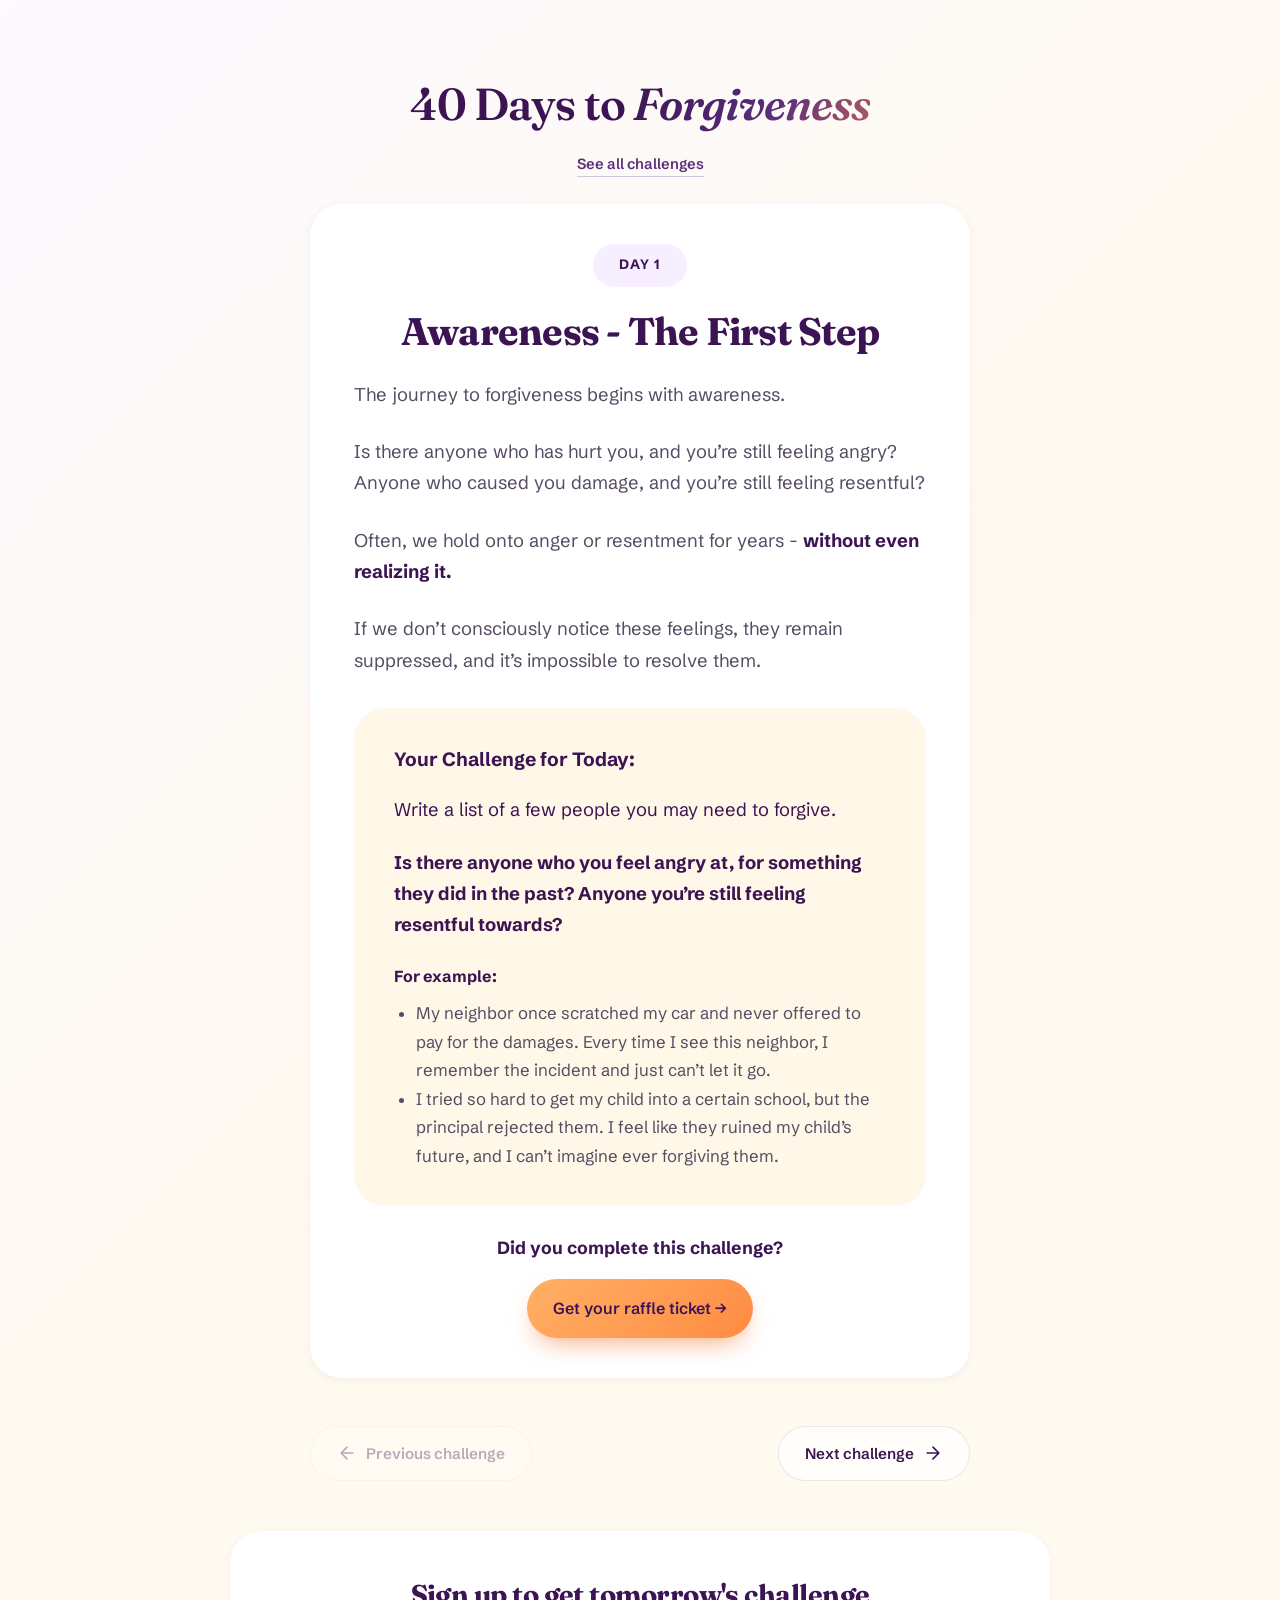
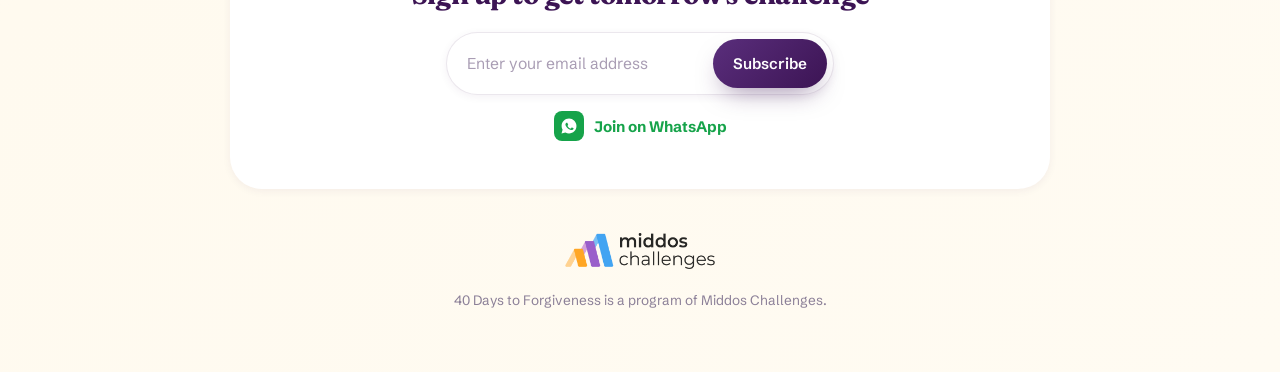
<file: elul/seasonal-challenges/challenges.html>
<!DOCTYPE html>
<html lang="en">
<head>
<meta charset="UTF-8">
<meta name="viewport" content="width=device-width, initial-scale=1.0">
<title>Daily Challenges — 40 Days to Forgiveness</title>
<meta name="robots" content="noindex">
<link rel="icon" type="image/png" sizes="16x16" href="/images/favicon-heart-16.png">
<link rel="icon" type="image/png" sizes="32x32" href="/images/favicon-heart-32.png">
<link rel="icon" type="image/png" sizes="48x48" href="/images/favicon-heart-48.png">
<link rel="icon" type="image/png" sizes="192x192" href="/images/favicon-heart-192.png">
<link rel="shortcut icon" href="/images/favicon-heart.ico">
<link rel="preconnect" href="https://fonts.googleapis.com">
<link rel="preconnect" href="https://fonts.gstatic.com" crossorigin>
<link href="https://fonts.googleapis.com/css2?family=Fraunces:ital,wght@0,400;0,600;0,700;0,900;1,600;1,700&family=Schibsted+Grotesk:ital,wght@0,400..900;1,400..900&display=swap" rel="stylesheet">
<link rel="stylesheet" href="/styles.css">
<link rel="stylesheet" href="/challenges.css">
</head>
<body>
<div class="ch-wrap">
  <div class="ch-head">
    <h1><a class="ch-head-link" href="/">40 Days to <span class="accent">Forgiveness</span></a></h1>
    <a class="ch-all-link" href="/challenges">See all challenges</a>
  </div>

  <div id="ch-list"><!-- rendered by challenges.js --></div>

  <div class="ch-subscribe">
    <h2 class="ch-subscribe-title">Sign up to get tomorrow's challenge</h2>

    <div class="ch-head-cta">
      <form id="mc-form-challenges" class="signup mc-signup" action="https://raffle.40forgive.com/api/subscribe" method="post">
        <input type="email" name="EMAIL" required placeholder="Enter your email address" aria-label="Email address">
        <button class="btn btn-ink" type="submit"><span class="btxt">Subscribe</span></button>
        <div class="visually-hidden-block" aria-hidden="true">
          <input type="text" class="js-hp" name="url" tabindex="-1" autocomplete="off" value="">
        </div>
      </form>
      <div class="mc-success" hidden>
        <svg viewBox="0 0 24 24" fill="none" stroke="currentColor" stroke-width="3" stroke-linecap="round" stroke-linejoin="round"><path d="M20 6 9 17l-5-5"/></svg>
        <span>You’re in!</span>
      </div>
      <a class="wa-mini js-wa" href="#" data-wa>
        <span class="wa-badge"><svg viewBox="0 0 24 24" fill="#fff" aria-hidden="true"><path d="M12.04 2C6.58 2 2.13 6.45 2.13 11.91c0 1.75.46 3.45 1.32 4.95L2 22l5.25-1.38a9.9 9.9 0 004.79 1.22h.01c5.46 0 9.91-4.45 9.91-9.91 0-2.65-1.03-5.14-2.9-7.01A9.82 9.82 0 0012.04 2zm5.8 14.03c-.24.68-1.42 1.32-1.95 1.36-.5.05-.5.41-3.15-.66-2.65-1.07-4.3-3.77-4.43-3.95-.13-.18-1.06-1.41-1.06-2.69s.67-1.91.91-2.17c.24-.26.53-.33.7-.33.18 0 .35 0 .5.01.16.01.38-.06.59.45.24.56.79 1.94.86 2.08.07.14.12.31.02.49-.09.18-.14.29-.28.45-.14.16-.29.36-.42.48-.14.14-.28.29-.12.57.16.28.71 1.17 1.53 1.9 1.05.94 1.94 1.23 2.22 1.37.28.14.44.12.6-.07.18-.21.7-.81.89-1.09.18-.28.37-.23.61-.14.25.09 1.58.75 1.85.89.28.14.46.21.53.32.07.12.07.65-.17 1.33z"/></svg></span>
        Join on WhatsApp
      </a>
    </div>
  </div>

  <footer class="ch-foot">
    <a class="ch-mc" href="https://middoschallenges.com/" target="_blank" rel="noopener" aria-label="Middos Challenges home">
      <img src="/images/logo - full color.png" alt="Middos Challenges" width="150" height="35">
    </a>
    <p>40 Days to Forgiveness is a program of Middos Challenges.</p>
  </footer>
</div>
<script src="/challenges-data.js"></script>
<script src="/challenges.js"></script>
<script src="/script.js"></script>
</body>
</html>
</file>
<file: styles.css>
/* ============================================================
   40 DAYS TO FORGIVENESS — Middos Challenges
   Stylesheet matches reference-design.html (colors, type, spacing,
   layout, illustrations). Two deliberate adaptations from the
   reference file:
   - Logo is our real image file (images/logo - full color.png /
     images/logo - all white.png), not an inline SVG mark.
   - Split into this external stylesheet instead of an inline
     <style> block, to match how this project is structured.
   ============================================================ */

/* ============ RESET ============ */
*,*::before,*::after{box-sizing:border-box;margin:0;padding:0}
html{scroll-behavior:smooth;-webkit-text-size-adjust:100%}
img{max-width:100%;display:block}
button,input{font:inherit;color:inherit}
a{color:inherit;text-decoration:none}

/* ============ TOKENS ============ */
:root{
  --ink:#3C1454;
  --ink-2:#5A2E7C;
  --body:#574C63;
  --muted:#8B7F97;
  --cream:#FFF3D9;
  --peach:#FFF0D0;
  --lav:#F7EEFF;
  --paper:#FFFDF8;
  --line:rgba(60,20,84,.10);
  --orange1:#FF9E45;
  --orange2:#F26E1E;
  --btn-orange1:#FFB066;
  --btn-orange2:#FF8B42;
  --orange-ink:#9C4408;
  --wa:#22C55E;
  --wa-dark:#16A34A;
  --rose:#F98AA6;
  --coral:#F57A4A;
  --gold:#D9A441;
  --shadow-sm:0 2px 8px rgba(60,20,84,.06);
  --shadow-md:0 14px 34px -14px rgba(60,20,84,.20);
  --shadow-lg:0 34px 70px -30px rgba(60,20,84,.34);
  --hero-grad:linear-gradient(135deg,#F7EEFF 0%,#FFF0D0 50%,#FFF3D9 100%);
  --hero-grad-light:linear-gradient(135deg,#FCF9FF 0%,#FFFAEF 50%,#FFFBF2 100%);
  --r-sm:14px; --r-md:22px; --r-lg:32px; --r-xl:44px;
  --maxw:1180px;
  --font-display:"Fraunces",Georgia,serif;
  --font-body:"Schibsted Grotesk",system-ui,sans-serif;
}

/* ============ BASE ============ */
body{
  font-family:var(--font-body);
  color:var(--body);
  background:var(--paper);
  line-height:1.65;
  font-size:17px;
  -webkit-font-smoothing:antialiased;
  overflow-x:hidden;
}
h1,h2,h3,h4{font-family:var(--font-display);color:var(--ink);line-height:1.08;font-weight:600;letter-spacing:-.02em}
em{font-style:italic}
p{max-width:62ch}

.wrap{max-width:var(--maxw);margin:0 auto;padding:0 28px;width:100%}
.section{position:relative;padding:clamp(74px,10vw,128px) 0}
.center{text-align:center}
.center p{margin-left:auto;margin-right:auto}

/* eyebrow */
.eyebrow{
  display:inline-flex;align-items:center;gap:.55em;
  font-size:.74rem;font-weight:600;letter-spacing:.18em;text-transform:uppercase;
  color:var(--ink-2);
}
.eyebrow::before{content:"";width:26px;height:1.5px;background:linear-gradient(90deg,var(--coral),var(--rose));border-radius:2px}
.eyebrow.solo::before{display:none}

.h-sec{font-size:clamp(2rem,4.4vw,3.2rem)}
.lead{font-size:clamp(1.06rem,1.5vw,1.28rem);color:var(--body)}

/* ============ BUTTONS ============ */
.btn{
  display:inline-flex;align-items:center;justify-content:center;gap:.6em;
  font-family:var(--font-body);font-weight:600;font-size:1rem;
  padding:16px 26px;border-radius:100px;border:0;cursor:pointer;
  transition:transform .25s cubic-bezier(.2,.8,.2,1),box-shadow .25s,filter .25s;
  white-space:nowrap;
}
.btn:active{transform:translateY(1px)}
.btn svg{width:20px;height:20px;flex:none}
.btn-wa{background:var(--wa);color:#fff;box-shadow:0 12px 26px -10px rgba(22,163,74,.7)}
.btn-wa:hover{background:var(--wa-dark);transform:translateY(-2px);box-shadow:0 18px 34px -12px rgba(22,163,74,.75)}
/* Deliberate: dark ink text on the orange gradient (not white) — white-on-orange failed contrast checks.
   Gradient is lightened specifically for buttons (--btn-orange1/2) so the dark text reads more easily;
   other orange accents around the site keep the original --orange1/--orange2. */
.btn-orange{background:linear-gradient(135deg,var(--btn-orange1),var(--btn-orange2));color:var(--ink);box-shadow:0 12px 26px -10px rgba(242,110,30,.65)}
.btn-orange:hover{transform:translateY(-2px);box-shadow:0 18px 34px -12px rgba(242,110,30,.7);filter:saturate(1.05)}
.btn-ghost{background:rgba(255,255,255,.7);color:var(--ink);border:1.5px solid var(--line)}
.btn-ghost:hover{background:#fff;transform:translateY(-2px);box-shadow:var(--shadow-sm)}
.btn-ink{background:linear-gradient(135deg,var(--ink-2),var(--ink));color:#fff;box-shadow:0 12px 26px -10px rgba(60,20,84,.5)}
.btn-ink:hover{transform:translateY(-2px);box-shadow:0 18px 34px -12px rgba(60,20,84,.55)}
.btn-lg{padding:19px 34px;font-size:1.06rem}

:focus-visible{outline:3px solid var(--coral);outline-offset:3px;border-radius:6px}

/* ============ SIGNUP (email) ============ */
.cta-row{display:flex;flex-wrap:wrap;align-items:center;gap:16px}
.or{display:inline-flex;align-items:center;color:var(--muted);font-size:.86rem;font-weight:600;letter-spacing:.02em}
.signup{
  display:flex;align-items:stretch;gap:8px;
  background:#fff;border:1.5px solid var(--line);border-radius:100px;
  padding:6px 6px 6px 8px;box-shadow:var(--shadow-sm);
  max-width:430px;flex:1 1 320px;
}
.signup input[type=email]{
  border:0;background:transparent;outline:none;flex:1;min-width:0;
  padding:11px 12px;font-size:.98rem;color:var(--ink);
}
.signup input[type=email]::placeholder{color:#A99DB4}
.signup .btn{padding:12px 20px;font-size:.95rem}
.visually-hidden-block{position:absolute;left:-5000px}

/* Mailchimp submit states */
.mc-signup.is-loading .btn{opacity:.75;pointer-events:none}
.mc-signup.is-loading .btn .btxt{visibility:hidden}
.mc-signup.is-loading .btn::after{
  content:"";position:absolute;width:18px;height:18px;border-radius:50%;
  border:2.5px solid rgba(60,20,84,.3);border-top-color:var(--ink);
  animation:mcspin .7s linear infinite;
}
.mc-signup .btn{position:relative}
@keyframes mcspin{to{transform:rotate(360deg)}}

.mc-success{
  display:flex;align-items:center;gap:12px;background:rgba(34,197,94,.12);
  border:1.5px solid rgba(34,197,94,.35);border-radius:100px;padding:14px 22px;
  max-width:100%;width:max-content;font-weight:600;font-size:.96rem;color:#166534;text-align:left;
  white-space:nowrap;animation:mcpop .4s cubic-bezier(.2,.8,.2,1);
}
.mc-success svg{width:20px;height:20px;flex:none;color:#16A34A}
.mc-success[hidden]{display:none}
.final .mc-success{background:rgba(255,255,255,.12);border-color:rgba(255,255,255,.28);color:#fff;max-width:none}
.final .mc-success svg{color:#6EE7A8}
.jcard .mc-success{max-width:none}
@keyframes mcpop{from{opacity:0;transform:translateY(6px) scale(.98)}to{opacity:1;transform:none}}
.mc-error{
  margin-top:12px;background:rgba(220,38,38,.10);
  border:1.5px solid rgba(220,38,38,.32);border-radius:100px;padding:12px 22px;
  max-width:430px;font-weight:600;font-size:.92rem;color:#991B1B;text-align:left;
}
.mc-error[hidden]{display:none}
.final .mc-error{background:rgba(255,255,255,.12);border-color:rgba(255,255,255,.3);color:#fff;max-width:none}
.jcard .mc-error{max-width:none}

/* ============ DEDICATION BAR ============ */
.dedication-bar{background:var(--ink);padding:9px 20px;text-align:center;position:relative}
.dedication-bar p{margin:0 auto;color:rgba(255,255,255,.88);font-size:.78rem;letter-spacing:.01em;line-height:1.3}
.dedication-bar em{font-style:italic}
@media(min-width:621px){
  .dedication-bar p{font-size:.92rem}
}

/* ============ NAV ============ */
.nav{
  position:absolute;top:44px;left:0;right:0;z-index:40;
  display:flex;align-items:center;justify-content:space-between;
  max-width:var(--maxw);margin:0 auto;padding:24px 28px;
}
.brand{display:flex;align-items:center;gap:11px;font-weight:700;color:var(--ink);letter-spacing:.01em}
.brand-logo{height:34px;width:auto;flex:none}
.brand b{font-size:1.02rem;line-height:1;font-weight:700}
.nav-right{display:flex;align-items:center;gap:30px}
.nav-links{display:flex;align-items:center;gap:26px}
.nav-links a{font-size:.9rem;font-weight:600;color:var(--ink-2);opacity:.82;transition:opacity .2s,color .2s}
.nav-links a:hover{opacity:1;color:var(--ink)}
.nav-cta{font-weight:600;font-size:.95rem;color:var(--ink);padding:10px 20px;border-radius:100px;border:1.5px solid var(--line);background:rgba(255,255,255,.55);transition:.25s;white-space:nowrap}
.nav-cta:hover{background:#fff;box-shadow:var(--shadow-sm)}
.nav-burger{
  display:none;flex-direction:column;justify-content:center;align-items:center;gap:5px;
  width:40px;height:40px;flex:none;border:0;border-radius:10px;background:rgba(255,255,255,.6);
  cursor:pointer;
}
.nav-burger span{width:18px;height:2px;background:var(--ink);border-radius:2px;transition:transform .2s,opacity .2s}
.nav-burger[aria-expanded="true"] span:nth-child(1){transform:translateY(7px) rotate(45deg)}
.nav-burger[aria-expanded="true"] span:nth-child(2){opacity:0}
.nav-burger[aria-expanded="true"] span:nth-child(3){transform:translateY(-7px) rotate(-45deg)}
.nav-overlay{display:none}

/* ============ HERO ============ */
.hero{position:relative;background:var(--hero-grad);overflow:hidden;padding-top:162px}
.hero-inner{
  max-width:var(--maxw);margin:0 auto;padding:38px 28px clamp(70px,9vw,120px);
  display:grid;grid-template-columns:.95fr 1.05fr;gap:48px;align-items:center;
}
.hero-copy{max-width:600px;order:2}
.hero-tag{display:none}
.hero .meta-chips{margin:18px 0 26px;display:flex;flex-wrap:wrap;gap:10px}
.hero .meta-chips span{
  font-size:.85rem;font-weight:600;color:var(--ink-2);background:rgba(255,255,255,.6);
  padding:8px 16px;border-radius:100px;display:inline-flex;align-items:center;gap:8px;
}
.hero h1{
  font-size:clamp(2.3rem,5.4vw,4.1rem);font-weight:600;margin:0 0 18px;letter-spacing:-.02em;
}
.hero h1 .accent{font-style:italic;font-weight:600;color:var(--ink);
  background:linear-gradient(120deg,var(--ink) 0%,var(--ink-2) 60%,var(--coral) 130%);
  -webkit-background-clip:text;background-clip:text;-webkit-text-fill-color:transparent;
  display:inline-block;line-height:1.25;
}
.hero .desc{font-size:clamp(1rem,1.4vw,1.12rem);color:var(--body);max-width:46ch;margin-top:14px}
.join-block{margin-top:28px}
.ended-notice{background:#fff;border:1.5px solid var(--line);border-radius:var(--r-lg);padding:20px 24px;max-width:440px}
.ended-notice p{margin:0 0 14px;color:var(--body)}

/* hero art */
.hero-art{position:relative;min-height:440px;display:grid;place-items:center;order:1}
.hero-art .glow{position:absolute;inset:-8% -6%;
  background:radial-gradient(45% 42% at 52% 40%,rgba(255,209,150,.85),rgba(255,209,150,0) 70%),
             radial-gradient(40% 40% at 40% 70%,rgba(249,138,166,.55),rgba(249,138,166,0) 72%);
  filter:blur(6px);z-index:0}
.ripple{position:absolute;border-radius:50%;border:1.5px solid rgba(90,46,124,.14);z-index:1;
  left:50%;top:52%;transform:translate(-50%,-50%);animation:pulse 7s ease-in-out infinite}
.ripple.r1{width:280px;height:280px}
.ripple.r2{width:400px;height:400px;animation-delay:.9s;border-color:rgba(249,138,166,.18)}
.ripple.r3{width:520px;height:520px;animation-delay:1.8s;border-color:rgba(90,46,124,.08)}
@keyframes pulse{0%,100%{transform:translate(-50%,-50%) scale(.98);opacity:.55}50%{transform:translate(-50%,-50%) scale(1.03);opacity:1}}

.heart-svg{position:absolute;width:46%;left:26%;top:40%;z-index:2;filter:drop-shadow(0 20px 30px rgba(245,122,74,.28));animation:floatB 4.5s ease-in-out infinite}
.dove-img{position:relative;width:66%;height:auto;z-index:3;margin-left:6%;margin-bottom:8%;
  filter:drop-shadow(0 26px 34px rgba(60,20,84,.20));animation:floatA 5.5s ease-in-out infinite}
.dove-mobile{display:none}
@keyframes floatA{
  0%,100%{transform:translateY(0) translateX(0) rotate(0)}
  25%{transform:translateY(-12px) translateX(4px) rotate(-2deg)}
  50%{transform:translateY(-22px) translateX(0) rotate(-3.5deg)}
  75%{transform:translateY(-10px) translateX(-4px) rotate(-1deg)}
}
@keyframes floatB{0%,100%{transform:translateY(0) scale(1)}50%{transform:translateY(14px) scale(1.05)}}

.hero-wave{position:absolute;bottom:-1px;left:0;width:100%;height:70px;z-index:5;color:var(--paper)}

/* ============ SECTION — testimonials ============ */
.tst{background:var(--paper);padding-bottom:clamp(32px,4vw,48px)}
.tst-head{max-width:950px}
.tst-slider{margin-top:52px}
.tst-viewport{overflow:hidden}
.tst-track{display:flex;gap:24px;transition:transform .5s cubic-bezier(.2,.8,.2,1)}
.tcard{
  flex:0 0 calc(33.333% - 16px);background:#fff;border:1px solid var(--line);
  border-radius:var(--r-md);padding:26px 26px 24px;box-shadow:var(--shadow-sm);
  transition:transform .3s,box-shadow .3s;
}
.tcard:hover{transform:translateY(-4px);box-shadow:var(--shadow-md)}
.tcard .qm{font-family:var(--font-display);font-size:2.6rem;line-height:.4;color:var(--rose);height:22px;display:block}
.tcard p{font-size:1.02rem;color:var(--ink);margin:6px 0 0}
.tcard.feature{background:linear-gradient(135deg,var(--ink),var(--ink-2));border:0}
.tcard.feature .qm{color:rgba(255,255,255,.5)}
.tcard.feature p{color:#fff;font-family:var(--font-body);font-style:italic;font-size:1.28rem;line-height:1.42}
.tcard.tinted{background:linear-gradient(135deg,#FFF3E2,#FFE9F0)}

.tst-controls{display:flex;align-items:center;justify-content:center;gap:20px;margin-top:24px}
.tst-arrow{width:46px;height:46px;flex:none;border-radius:50%;background:#fff;border:1px solid var(--line);
  box-shadow:var(--shadow-sm);display:grid;place-items:center;color:var(--ink);cursor:pointer;
  transition:transform .2s,box-shadow .2s,opacity .2s}
.tst-arrow:hover{transform:translateY(-2px);box-shadow:var(--shadow-md)}
.tst-arrow:disabled{opacity:.35;cursor:default;transform:none;box-shadow:var(--shadow-sm)}
.tst-arrow svg{width:20px;height:20px}
.tst-dots{display:flex;align-items:center;gap:9px}
.tst-dot{width:9px;height:9px;border-radius:50%;background:rgba(60,20,84,.18);border:0;padding:0;cursor:pointer;transition:background .2s,transform .2s}
.tst-dot.is-active{background:var(--ink);transform:scale(1.25)}

/* ---- share your story ---- */
.tst-share{text-align:center;margin-top:20px}

/* ---- share your story modal ---- */
.story-modal{position:fixed;inset:0;z-index:80;display:flex;align-items:center;justify-content:center;padding:20px}
.story-modal[hidden]{display:none}
.story-modal-backdrop{position:absolute;inset:0;background:rgba(60,20,84,.45);backdrop-filter:blur(2px)}
.story-modal-card{position:relative;background:var(--paper);border-radius:var(--r-lg);box-shadow:var(--shadow-lg);
  width:100%;max-width:480px;padding:36px 32px;z-index:1}
.story-modal-close{position:absolute;top:16px;right:16px;width:32px;height:32px;border-radius:50%;border:0;
  background:rgba(60,20,84,.08);color:var(--ink);font-size:1.3rem;line-height:1;cursor:pointer;display:grid;place-items:center;transition:background .2s}
.story-modal-close:hover{background:rgba(60,20,84,.16)}
.story-modal-card h3{font-family:var(--font-display);font-weight:600;font-size:1.5rem;color:var(--ink);margin:0 0 8px}
.story-modal-sub{color:var(--body);font-size:.98rem;line-height:1.5;margin:0 0 20px}
#storyForm textarea{width:100%;border:1.5px solid var(--line);border-radius:16px;padding:14px 16px;
  font-family:var(--font-body);font-size:1rem;color:var(--ink);resize:vertical;min-height:130px;box-sizing:border-box}
#storyForm textarea:focus{outline:2px solid var(--orange2);outline-offset:2px}
#storyForm .btn{width:100%;margin-top:16px}
.story-error{color:#9C2B2B;margin:10px 0 0;font-size:.88rem;font-weight:600}
.story-error[hidden]{display:none}
.story-success{display:flex;align-items:center;gap:10px;justify-content:center;color:#16A34A;font-weight:600;padding:20px 0}
.story-success svg{width:22px;height:22px;flex:none}
.story-success[hidden]{display:none}

@media(max-width:620px){
  .story-modal-card{padding:28px 22px}
}

/* ---- contact form ---- */
.contact-form{display:flex;flex-direction:column;gap:14px;max-width:480px;margin:24px auto 0;text-align:left}
.contact-form input,.contact-form textarea{
  width:100%;border:1.5px solid var(--line);border-radius:16px;padding:14px 16px;
  font-family:var(--font-body);font-size:1rem;color:var(--ink);background:#fff;box-sizing:border-box;
}
.contact-form input:focus,.contact-form textarea:focus{outline:2px solid var(--orange2);outline-offset:2px}
.contact-form textarea{resize:vertical;min-height:120px}
.contact-form .btn{margin-top:2px}
.contact-error{color:#9C2B2B;margin:14px 0 0;font-size:.88rem;font-weight:600;text-align:center}
.contact-error[hidden]{display:none}
.contact-success{display:flex;align-items:center;gap:10px;justify-content:center;color:#16A34A;font-weight:600;padding:20px 0 0}
.contact-success svg{width:22px;height:22px;flex:none}
.contact-success[hidden]{display:none}
.contact-fallback{margin:18px 0 0;font-size:.9rem;color:var(--muted)}
.contact-fallback a{text-decoration:underline;color:var(--orange2);font-weight:600}

/* ============ SECTION — you want to forgive ============ */
.want{background:var(--paper);padding-top:clamp(40px,5vw,64px)}
.want .bridge{max-width:660px;margin:40px auto 0;text-align:center;font-size:1.14rem;color:var(--body)}
.want .bridge b{color:var(--ink);font-weight:600}

/* ============ SECTION — maybe grid ============ */
.maybe-grid{max-width:1160px;margin:38px auto 0;display:grid;grid-template-columns:repeat(4,1fr);gap:16px;text-align:left}
.maybe{background:var(--paper);border:1px solid var(--line);border-radius:var(--r-md);padding:22px 22px;
  font-family:var(--font-body);font-size:1.02rem;line-height:1.5;color:var(--ink);box-shadow:var(--shadow-sm)}
.maybe:nth-child(2){background:linear-gradient(135deg,#FFF3E2,#FFFDF8)}
.maybe:nth-child(3){background:linear-gradient(135deg,#FBF2FF,#FFFDF8)}
.maybe em{font-style:normal;margin-right:.15em}

/* ============ SECTION — not alone ============ */
.alone{background:var(--paper)}
.alone-grid{display:grid;grid-template-columns:1.15fr .85fr;gap:56px;align-items:center}
.alone p{margin-top:20px}
.alone .soft-note{margin-top:26px;display:inline-flex;align-items:center;gap:11px;font-size:.95rem;
  color:var(--ink);background:var(--lav);padding:12px 20px;border-radius:100px;font-weight:500}
.alone .soft-note svg{width:18px;height:18px;color:var(--coral)}
.forty-card{
  position:relative;background:var(--hero-grad);border-radius:var(--r-lg);padding:44px 40px;
  box-shadow:var(--shadow-md);overflow:hidden;text-align:center;
}
.forty-card .big{font-family:var(--font-display);font-size:5.4rem;font-weight:600;color:var(--ink);line-height:1;
  background:linear-gradient(135deg,var(--ink),var(--coral));-webkit-background-clip:text;background-clip:text;-webkit-text-fill-color:transparent}
.forty-card .lbl{font-weight:600;letter-spacing:.14em;text-transform:uppercase;font-size:.78rem;color:var(--ink-2);margin-top:6px}
.forty-card .dots{display:flex;flex-wrap:wrap;gap:7px;justify-content:center;max-width:250px;margin:26px auto 0}
.forty-card .dots i{width:11px;height:11px;border-radius:50%;background:rgba(60,20,84,.16)}
.forty-card .dots i.on{background:linear-gradient(135deg,var(--rose),var(--coral))}
.forty-card .cap{margin-top:22px;font-size:.92rem;color:var(--body)}

/* ============ HOW IT WORKS ============ */
.works{background:linear-gradient(180deg,#FFF9EC,var(--cream))}
.flow{margin-top:52px;display:grid;grid-template-columns:repeat(3,1fr);gap:22px}
.fcard{position:relative;background:var(--paper);border:1px solid var(--line);border-radius:var(--r-md);
  padding:38px 30px 30px;box-shadow:var(--shadow-sm);transition:transform .3s,box-shadow .3s,border-color .3s}
.fcard:hover{transform:translateY(-5px);box-shadow:var(--shadow-md);border-color:transparent}
.fcard:nth-child(1){background:linear-gradient(160deg,#FFF7EC,#FFFDF8)}
.fcard:nth-child(3){background:linear-gradient(160deg,#FBF2FF,#FFFDF8)}
.fcard .fnum{position:absolute;top:18px;right:22px;font-family:var(--font-display);font-size:2.5rem;font-weight:500;
  line-height:1;color:rgba(60,20,84,.13)}
.fcard .fico{width:54px;height:54px;border-radius:16px;display:grid;place-items:center;margin-bottom:18px;
  background:linear-gradient(135deg,#EFDCFB,#FFE3C9);color:var(--ink-2)}
.fcard .fico svg{width:26px;height:26px}
.fcard:nth-child(3) .fico{background:linear-gradient(135deg,var(--gold),var(--coral));color:#fff}
.fcard h3{font-size:1.22rem;font-weight:600;margin-bottom:7px}
.fcard p{font-size:.97rem;margin:0}
.fcard b{color:var(--ink);font-weight:600}
.fcard-link{color:var(--orange-ink);border-bottom:1.5px solid rgba(156,68,8,.3);transition:border-color .2s}
.fcard-link:hover{border-color:var(--orange-ink)}

/* ============ RAFFLE ============ */
.raffle{background:var(--paper)}
.raffle-card{
  --fall:460px;
  position:relative;overflow:hidden;
  display:grid;grid-template-columns:1.15fr .85fr;gap:64px;align-items:center;
}
.raffle-card h2{font-size:clamp(2.3rem,4.6vw,3.4rem)}
.raffle-card p{color:var(--body);margin-top:18px;font-size:1.18rem;line-height:1.65}
.raffle-desc{max-width:58ch}
.raffle-card .raffle-fine{margin-top:22px;font-size:.7rem;color:var(--muted)}
.prize{position:relative;z-index:1;text-align:center}
.prize .giftcard{width:100%;max-width:360px;margin:0 auto 24px;filter:drop-shadow(0 20px 34px rgba(60,20,84,.25))}
.prize .pn{color:var(--ink);font-weight:600;margin-top:4px;font-size:1.2rem}
.prize .win{color:var(--muted);font-size:1rem;margin-top:14px}

/* Confetti — pieces sit paused at their start position until the card
   scrolls into view and picks up the .in class from the existing
   scroll-reveal observer in script.js, then they fall on a continuous loop.
   Fall distance is a custom property (--fall) so it can reach the full
   height of the card at any breakpoint, including the tall mobile stack. */
.confetti{position:absolute;inset:0;overflow:hidden;pointer-events:none;z-index:2}
.confetti-piece{
  position:absolute;top:-16px;left:calc(var(--i) * 5%);
  width:8px;height:14px;border-radius:2px;opacity:0;
  animation:confetti-fall 2.6s cubic-bezier(.35,.6,.4,1) infinite;
  animation-delay:calc(var(--i) * .09s);
  animation-play-state:paused;
}
.raffle-card.in .confetti-piece{animation-play-state:running}
.confetti-piece.round{border-radius:50%;width:8px;height:8px}
.confetti-piece:nth-child(even){animation-duration:3s}
.confetti-piece.c1{background:var(--gold)}
.confetti-piece.c2{background:var(--coral)}
.confetti-piece.c3{background:var(--rose)}
.confetti-piece.c4{background:var(--orange1)}
.confetti-piece.c5{background:#fff}
.confetti-piece.c6{background:var(--wa)}
@keyframes confetti-fall{
  0%{transform:translateY(0) translateX(0) rotate(0deg) scale(.6);opacity:0}
  8%{opacity:1;transform:translateY(calc(var(--fall) * .05)) translateX(4px) rotate(80deg) scale(1)}
  45%{transform:translateY(calc(var(--fall) * .48)) translateX(-14px) rotate(400deg) scale(1)}
  100%{transform:translateY(var(--fall)) translateX(10px) rotate(760deg) scale(.9);opacity:0}
}

/* ============ HERO EMAIL EMPHASIS + WA MINI ============ */
.signup-hero{max-width:470px;padding:7px 7px 7px 10px}
.signup-hero input[type=email]{font-size:1.02rem;padding:13px 12px}
.signup-hero .btn{padding:14px 24px;font-size:1rem}
.wa-mini{display:inline-flex;align-items:center;gap:10px;margin-top:16px;font-size:.95rem;font-weight:700;
  color:var(--wa-dark);text-decoration-color:transparent;transition:text-decoration-color .2s}
.wa-mini:hover{text-decoration:underline;text-decoration-color:var(--wa-dark)}
.wa-badge{width:30px;height:30px;flex:none;border-radius:8px;background:var(--wa-dark);display:grid;place-items:center}
.wa-badge svg{width:18px;height:18px}

/* ============ 3 WAYS TO JOIN ============ */
.join2{background:linear-gradient(180deg,#FBF5FF,var(--paper))}
.join2-grid{margin:46px auto 0;display:grid;grid-template-columns:1fr 1fr 1fr;gap:26px;max-width:1180px}
.jcard{position:relative;background:#fff;border:1px solid var(--line);border-radius:var(--r-lg);
  padding:34px 34px 30px;box-shadow:var(--shadow-md);overflow:hidden}
.jcard::before{content:"";position:absolute;top:0;left:0;right:0;height:5px}
.jcard-email::before{background:linear-gradient(90deg,var(--orange1),var(--orange2))}
.jcard-wa::before{background:linear-gradient(90deg,#34d17a,var(--wa-dark))}
.jcard-sms::before{background:linear-gradient(90deg,var(--ink-2),var(--ink))}
.jhead{display:flex;align-items:center;gap:14px;margin-bottom:12px}
.jhead h3{font-size:2.1rem;font-weight:700}
.jico{width:50px;height:50px;flex:none;border-radius:14px;display:grid;place-items:center;color:#fff}
.jico svg{width:25px;height:25px}
.jcard-email .jico{background:linear-gradient(135deg,var(--orange1),var(--orange2))}
.jcard-wa .jico{background:linear-gradient(135deg,#34d17a,var(--wa-dark))}
.jcard-sms .jico{background:linear-gradient(135deg,var(--ink-2),var(--ink))}
.jcard>p{font-size:1rem;margin-bottom:18px;color:var(--body)}
.jcard>p b{color:var(--ink);font-weight:700}
.jcard .signup{max-width:none;flex-direction:column;gap:12px;background:none;border:none;box-shadow:none;padding:0}
.jcard .signup input[type=email]{text-align:center;padding:14px 16px;border:1.5px solid var(--line);border-radius:14px;background:#FFFDF8}
.jcard .signup .btn,.jcard .btn-wa.jfull{width:100%}
.jnote{font-size:.85rem;color:var(--muted);margin-top:22px;line-height:1.5}
.jnote b{color:var(--ink-2);font-weight:600}
.jnote a{color:var(--orange-ink);font-weight:600;border-bottom:1px solid rgba(156,68,8,.3)}
.jnote a:hover{border-color:var(--orange-ink)}

/* ============ SPONSOR A CHALLENGE (donation) ============ */
.donate{background:var(--paper)}
.donate-head{max-width:700px;margin:0 auto}
.tiers{margin:56px auto 0;display:grid;grid-template-columns:repeat(3,1fr);gap:28px;max-width:1020px}
.tier{position:relative;background:var(--hero-grad-light);border:1px solid var(--line);border-radius:var(--r-lg);
  padding:48px 32px 40px;text-align:center;box-shadow:var(--shadow-sm);transition:transform .3s,box-shadow .3s,border-color .3s;
  display:flex;flex-direction:column}
.tier:hover{transform:translateY(-6px);box-shadow:var(--shadow-md);border-color:transparent}
.tier.featured{background:radial-gradient(130% 130% at 80% 0%,#5A2E7C,#3C1454);border-color:transparent;color:#fff}
.tier .tlen{font-size:.92rem;font-weight:700;letter-spacing:.1em;text-transform:uppercase;color:var(--ink-2)}
.tier.featured .tlen{color:#E9CFA0}
.tier .tprice{font-family:var(--font-display);font-size:3.6rem;font-weight:600;line-height:1;margin:18px 0 32px;color:var(--ink)}
.tier.featured .tprice{color:#fff}
.tier .tprice small{font-size:1.3rem;vertical-align:super;color:var(--muted);font-weight:500}
.tier.featured .tprice small{color:#F5D9A8}
.tier .btn{margin-top:auto;width:100%;font-size:1.05rem;padding:17px 20px}
.tier .btn-ghost{background:var(--ink);color:#fff;border-color:transparent}
.tier .btn-ghost:hover{background:var(--ink-2)}
.tier .badge{position:absolute;top:-14px;left:50%;transform:translateX(-50%);background:linear-gradient(135deg,var(--gold),var(--coral));
  color:#fff;font-size:.7rem;font-weight:700;letter-spacing:.08em;text-transform:uppercase;padding:6px 14px;border-radius:20px;white-space:nowrap}
.donate .dedications{margin:34px auto 0;display:flex;flex-wrap:wrap;justify-content:center;gap:10px 12px;max-width:720px}
.donate .dedications span{background:var(--lav);border:1px solid var(--line);border-radius:100px;padding:9px 18px;
  font-size:.9rem;color:var(--ink);font-weight:500}
.donate .taxnote{margin:32px auto 0;text-align:center;font-size:.85rem;color:var(--muted);line-height:1.6}

/* ============ DOWNLOAD PDF ============ */
.pdf{background:linear-gradient(180deg,#FFF9EC,var(--cream))}
.pdf-card{
  display:grid;grid-template-columns:auto 1fr;align-items:center;gap:72px;
  max-width:1080px;margin:0 auto;
}
.pdf-thumb{width:340px;flex:none;display:block;transition:transform .3s}
.pdf-thumb:hover{transform:translateY(-4px)}
.pdf-thumb img{width:100%;height:auto;border-radius:16px;box-shadow:var(--shadow-lg);display:block}
.pdf-body h3{font-size:clamp(2.2rem,4vw,3.2rem);margin-bottom:18px}
.pdf-body p{font-size:1.25rem;line-height:1.6;color:var(--body);margin-bottom:28px}
.pdf-body .btn{width:fit-content}

/* ============ FAQ ============ */
.faq{background:var(--paper)}
.faq-list{max-width:760px;margin:48px auto 0;display:flex;flex-direction:column;gap:14px}
.faq-item{background:#fff;border:1px solid var(--line);border-radius:var(--r-md);overflow:hidden;box-shadow:var(--shadow-sm)}
.faq-item summary{
  list-style:none;cursor:pointer;padding:22px 26px;display:flex;align-items:center;
  justify-content:space-between;gap:16px;font-weight:600;color:var(--ink);font-size:1.04rem;
}
.faq-item summary::-webkit-details-marker{display:none}
.faq-item .plus{width:26px;height:26px;flex:none;border-radius:50%;background:var(--lav);
  display:grid;place-items:center;position:relative;transition:transform .25s,background .25s}
.faq-item .plus::before,.faq-item .plus::after{content:"";position:absolute;background:var(--ink-2);border-radius:2px;transition:background .25s}
.faq-item .plus::before{width:12px;height:2px}
.faq-item .plus::after{width:2px;height:12px}
.faq-item[open] .plus{transform:rotate(45deg);background:linear-gradient(135deg,var(--orange1),var(--orange2))}
.faq-item[open] .plus::before,.faq-item[open] .plus::after{background:var(--ink)}
.faq-item .faq-a{padding:0 26px 24px;color:var(--body);font-size:.98rem;line-height:1.6}
.faq-item .faq-a a{color:var(--orange-ink);font-weight:700;text-decoration:none}
.faq-item .faq-a a:hover{color:var(--ink)}

/* ============ FINAL CTA ============ */
.final{position:relative;overflow:hidden;text-align:center;
  background:radial-gradient(120% 120% at 50% -20%,#5A2E7C 0%,#3C1454 60%,#2C0E40 100%);color:#fff;
  padding:clamp(90px,12vw,150px) 0 clamp(48px,6vw,72px)}
.final::before,.final::after{content:"";position:absolute;border-radius:50%;pointer-events:none}
.final::before{width:640px;height:640px;left:-220px;top:-260px;background:radial-gradient(closest-side,rgba(249,138,166,.22),transparent)}
.final::after{width:560px;height:560px;right:-200px;bottom:-240px;background:radial-gradient(closest-side,rgba(255,180,90,.2),transparent)}
.final .wrap{position:relative;z-index:1}
.final .eyebrow{color:#E7CEF7}
.final .eyebrow::before{background:linear-gradient(90deg,var(--rose),var(--gold))}
.final h2{color:#fff;font-size:clamp(2.05rem,4.4vw,3.3rem);max-width:20ch;margin:20px auto 18px}
.final h2 em{color:#FFC98E}
.final .lead{color:rgba(255,255,255,.82);max-width:56ch;margin:0 auto}
.final .cta-row{justify-content:center;margin:40px auto 0;max-width:640px}
.final .signup{background:rgba(255,255,255,.1);border-color:rgba(255,255,255,.22)}
.final .signup input[type=email]{color:#fff}
.final .signup input[type=email]::placeholder{color:rgba(255,255,255,.6)}
.final .or{color:rgba(255,255,255,.6)}
.final .dove-mini{width:96px;height:auto;margin:0 auto 10px;animation:floatA 7s ease-in-out infinite}
.final .final-wa{margin-top:20px}

/* ============ QUESTIONS STRIP ============ */
.questions-strip{background:var(--ink);padding:34px 0;text-align:center}
.questions-strip a{color:#fff;font-weight:700;font-size:1.15rem;border-bottom:1.5px solid rgba(255,255,255,.4)}
.questions-strip span{color:rgba(255,255,255,.8);font-size:1.15rem;font-weight:500}
.dedication{font-family:var(--font-display);font-style:italic;font-weight:600;font-size:1.2rem;
  color:rgba(255,255,255,.94);max-width:600px;margin:0 auto;
  line-height:1.6;letter-spacing:.01em}

/* ============ FOOTER ============ */
.foot{background:#2A0E3C;color:rgba(255,255,255,.6);padding:44px 0;text-align:center}
.foot .brand{justify-content:center;color:#fff}
.foot .brand-logo{height:52px}
.foot p{margin:18px auto 0;font-size:.85rem;max-width:52ch}
.foot .foot-email{color:rgba(255,255,255,.8);font-weight:600}

/* ============ REVEAL ANIM ============ */
.reveal{opacity:0;transform:translateY(26px);transition:opacity .7s ease,transform .7s cubic-bezier(.2,.8,.2,1)}
.reveal.in{opacity:1;transform:none}

/* ============ RESPONSIVE ============ */
@media(max-width:940px){
  /* fixed (not absolute) so it shares the drawer/overlay's stacking context —
     otherwise z-index alone doesn't guarantee it stays above the drawer */
  .nav{position:fixed;z-index:50}
  .nav-burger{display:flex;position:relative;z-index:46}
  /* the burger is the only close button: keep it solid so it shows against the white drawer */
  .nav-burger[aria-expanded="true"]{background:var(--ink)}
  .nav-burger[aria-expanded="true"] span{background:#fff}
  .nav-overlay{
    display:block;position:fixed;inset:0;background:rgba(30,10,45,.45);z-index:44;
    opacity:0;visibility:hidden;transition:opacity .3s,visibility .3s;
  }
  .nav-overlay.is-open{opacity:1;visibility:visible}
  .nav-links{
    position:fixed;top:0;right:0;bottom:0;z-index:45;
    width:min(80%,320px);
    flex-direction:column;align-items:stretch;gap:2px;
    background:#fff;box-shadow:var(--shadow-lg);padding:88px 18px 24px;
    visibility:hidden;transform:translateX(100%);
    transition:transform .3s ease,visibility .3s;
    overflow-y:auto;
  }
  .nav-links.is-open{visibility:visible;transform:translateX(0)}
  .nav-links a{display:flex;align-items:center;min-height:58px;padding:16px 20px;border-radius:14px;opacity:1;font-size:1.25rem}
  .nav-links a:hover{background:var(--lav)}
  .hero-inner{grid-template-columns:1fr;gap:20px;text-align:center}
  .hero-copy{max-width:640px;margin:0 auto}
  .hero .desc,.hero h1{max-width:none}
  .hero h1{font-size:2.9rem}
  .cta-row{justify-content:center}
  .hero .meta-chips{justify-content:center}
  .hero-art{min-height:360px;max-width:460px;margin:8px auto 0;order:-1}
  .alone-grid{grid-template-columns:1fr;gap:38px}
  .forty-card{max-width:460px;margin:0 auto}
  .raffle-card{grid-template-columns:1fr;gap:34px;--fall:900px}
  .flow{grid-template-columns:1fr;gap:18px;max-width:520px;margin-left:auto;margin-right:auto}
  .join2-grid{grid-template-columns:1fr;max-width:480px}
  .tiers{grid-template-columns:1fr;max-width:420px}
  .maybe-grid{grid-template-columns:repeat(2,1fr);max-width:640px}
  .pdf-card{grid-template-columns:1fr;text-align:center;justify-items:center;gap:24px}
  .pdf-thumb{order:2}
  .pdf-body{order:1}
}
@media(max-width:620px){
  body{font-size:16px}
  .dedication-bar{text-align:left;padding-right:64px}
  .nav{position:fixed;top:8px;right:0;left:auto;padding:0;margin-right:14px}
  /* solid purple button with a white ring: visible over the purple dedication bar AND the light page below it */
  .nav-burger{width:44px;height:44px;border-radius:12px;background:var(--ink);
    box-shadow:0 0 0 2px rgba(255,255,255,.92),0 6px 16px rgba(60,20,84,.30)}
  .nav-burger span{background:#fff}
  .brand{display:none}
  .nav-links{top:52px;padding-top:24px}
  .hero{padding-top:26px}
  .nav-cta{display:none}
  .hero-tag{display:inline-block;background:rgba(90,46,124,.07);
    color:var(--ink-2);font-size:.7rem;font-weight:700;letter-spacing:.08em;text-transform:uppercase;
    padding:6px 14px;border-radius:20px;margin-bottom:24px}
  .section{padding:64px 0}
  .tst-track{gap:16px}
  .tcard{flex:0 0 100%}
  .dedication{padding-left:20px;padding-right:20px}
  .signup{flex-direction:column;flex:0 1 auto;border-radius:24px;padding:8px}
  .signup input[type=email]{text-align:center}
  .signup .btn{width:100%}
  .cta-row{flex-direction:column;align-items:stretch}
  .cta-row .btn-wa{width:100%}
  .or{justify-content:center}
  .forty-card .big{font-size:4.2rem}
  .signup-hero{flex-direction:column;padding:8px}
  .wa-mini{font-size:1.2rem;gap:13px;margin-top:28px;margin-bottom:14px;padding:12px 18px}
  .wa-badge{width:40px;height:40px;border-radius:11px}
  .wa-badge svg{width:24px;height:24px}
  .hero-art{display:none}
  .dove-mobile{display:block;width:100px;height:auto;margin:16px auto;animation:floatA 5.5s ease-in-out infinite}
  .tiers{grid-template-columns:1fr;max-width:340px}
  .maybe-grid{grid-template-columns:1fr;max-width:400px}
}

/* ============ LARGER BODY/COPY TEXT (desktop only) ============ */
@media(min-width:621px){
  body{font-size:19px}
  .lead{font-size:clamp(1.18rem,1.6vw,1.4rem)}
  .hero .desc{font-size:clamp(1.1rem,1.5vw,1.22rem)}
  .tcard p{font-size:1.14rem}
  .tcard.feature p{font-size:1.4rem}
  .want .bridge{font-size:1.26rem}
  .fcard p{font-size:1.08rem}
  .raffle-card p{font-size:1.28rem}
  .pdf-body p{font-size:1.35rem}
  .faq-item .faq-a{font-size:1.08rem}
  .jcard>p{font-size:1.1rem}
  .story-modal-sub{font-size:1.08rem}
  .contact-fallback{font-size:1rem}
  .maybe{font-size:1.14rem}
}

@media(prefers-reduced-motion:reduce){
  *{animation:none!important;transition:none!important;scroll-behavior:auto!important}
  .reveal{opacity:1;transform:none}
}

/* Signup confirmation with instructions: tell people to open the welcome email (and look in Promotions/Spam) so Gmail learns it isn't spam */
.mc-success:has(.mc-msg){align-items:flex-start;white-space:normal;width:auto;max-width:560px;border-radius:18px;padding:16px 20px;font-weight:400;text-align:left}
.mc-success:has(.mc-msg) svg{margin-top:3px}
.mc-msg{display:flex;flex-direction:column;gap:8px;line-height:1.5}
.mc-msg strong{font-weight:700;font-size:1.05rem}
.mc-msg b{font-weight:700}

/* ---------- 2026-11-25: smoother email signup confirmation (same as bitachonchallenge.com) ---------- */
/* 1) The button shows three bouncing dots for a moment. */
.mc-signup.is-sending .btn{pointer-events:none}
.mc-dots{display:inline-flex;gap:6px;align-items:center;justify-content:center;height:1.2em}
.mc-dots i{width:7px;height:7px;border-radius:50%;background:currentColor;animation:mc-dot 1s ease-in-out infinite}
.mc-dots i:nth-child(2){animation-delay:.15s}
.mc-dots i:nth-child(3){animation-delay:.3s}
@keyframes mc-dot{0%,80%,100%{transform:translateY(0);opacity:.45}40%{transform:translateY(-6px);opacity:1}}
/* 2) The form fades away. */
.mc-signup.is-leaving{opacity:0;transform:translateY(-6px) scale(.98);transition:opacity .22s ease,transform .22s ease}
/* 3) The confirmation rises in, then each line follows; the check pops and draws itself. */
.mc-success.mc-enter{animation:mc-in .5s cubic-bezier(.2,.9,.3,1.15) both}
.mc-success.mc-enter .mc-msg > *{animation:mc-line .45s ease-out both}
.mc-success.mc-enter .mc-msg > :nth-child(1){animation-delay:.12s}
.mc-success.mc-enter .mc-msg > :nth-child(2){animation-delay:.28s}
.mc-success.mc-enter .mc-msg > :nth-child(3){animation-delay:.44s}
.mc-success.mc-enter > svg{animation:mc-check-pop .5s .15s cubic-bezier(.2,1.5,.4,1) both}
.mc-success.mc-enter > svg path{stroke-dasharray:24;animation:mc-check-draw .4s .45s ease-out both}
@keyframes mc-in{0%{opacity:0;transform:translateY(14px) scale(.96)}100%{opacity:1;transform:none}}
@keyframes mc-line{0%{opacity:0;transform:translateY(8px)}100%{opacity:1;transform:none}}
@keyframes mc-check-pop{0%{transform:scale(0)}100%{transform:scale(1)}}
@keyframes mc-check-draw{0%{stroke-dashoffset:24}100%{stroke-dashoffset:0}}
@media (prefers-reduced-motion: reduce){.mc-dots i,.mc-success.mc-enter,.mc-success.mc-enter .mc-msg > *,.mc-success.mc-enter > svg,.mc-success.mc-enter > svg path{animation:none !important}.mc-signup.is-leaving{transition:none}}
/* Owner's call 2026-11-25: the lines under the headline a drop smaller; Promotions/Spam semibold instead of bold */
.mc-msg > span{font-size:.9rem}
.mc-msg b{font-weight:600}
</file>
<file: challenges.css>
/* Daily challenges page — builds on styles.css tokens */

.ch-wrap{
  min-height:100vh;background:var(--hero-grad-light);
  padding:76px 20px 60px;
}
.ch-head{max-width:820px;margin:0 auto 26px;text-align:center}
.ch-head h1{
  font-family:var(--font-display);font-weight:600;letter-spacing:-.02em;color:var(--ink);
  font-size:clamp(2rem,5vw,2.8rem);line-height:1.05;margin:0 0 14px;
}
.ch-head-link{color:inherit;text-decoration:none;transition:opacity .15s}
.ch-head-link:hover{opacity:.75}
.ch-head h1 .accent{
  font-style:italic;font-weight:600;color:var(--ink);
  background:linear-gradient(120deg,var(--ink) 0%,var(--ink-2) 60%,var(--coral) 130%);
  -webkit-background-clip:text;background-clip:text;-webkit-text-fill-color:transparent;
  display:inline-block;line-height:1.25;
}
.ch-sub{color:var(--body);font-size:1.02rem;line-height:1.55;max-width:70ch;margin:0 auto 10px}
.ch-sub:last-of-type{margin-bottom:0}

.ch-all-link{
  display:inline-block;margin-top:6px;font-family:var(--font-body);font-weight:600;
  font-size:.92rem;color:var(--ink-2);text-decoration:none;
  border-bottom:1.5px solid rgba(90,46,124,.25);transition:opacity .15s;
}
.ch-all-link:hover{opacity:.7}

.ch-head-cta{
  display:flex;flex-direction:column;align-items:center;
  margin:22px auto 0;max-width:600px;
}
.ch-head-cta .signup{flex:none;margin:0 auto}
.ch-head-cta .mc-success{margin:0 auto}

.ch-prelaunch{color:var(--muted);font-size:1rem;text-align:center;margin:8px auto 0}

#ch-list{max-width:660px;margin:0 auto;display:flex;flex-direction:column;gap:22px}

/* ---- released challenge card ---- */
.ch-card{
  background:#fff;border-radius:var(--r-lg);box-shadow:var(--shadow-sm);
  padding:40px 44px;
}
.ch-meta{display:flex;flex-direction:column;align-items:center;gap:10px;margin-bottom:22px}
.ch-badge{
  font-family:var(--font-body);font-weight:700;font-size:.85rem;color:var(--ink);
  background:var(--lav);letter-spacing:.08em;text-transform:uppercase;
  padding:10px 26px;border-radius:100px;white-space:nowrap;
}
.ch-date{font-size:.85rem;font-weight:600;letter-spacing:.02em;color:var(--muted);text-transform:uppercase}

.ch-title{
  font-family:var(--font-display);font-weight:700;color:var(--ink);text-align:center;
  font-size:clamp(1.8rem,4vw,2.4rem);line-height:1.15;margin:0 0 26px;
}
.ch-text{color:var(--body);font-family:var(--font-body);font-weight:400;font-size:1.15rem;line-height:1.7}
.ch-text p{margin:0 0 26px}
.ch-text p:last-child{margin-bottom:0}
.ch-bullets{margin:0 0 26px;padding-left:24px}
.ch-bullets li{margin-bottom:8px}
.ch-text b{font-weight:700;color:var(--ink)}

.ch-task-box{
  background:rgba(255,240,208,.5);border-radius:var(--r-lg);
  padding:36px 40px;margin-top:32px;
}
.ch-task-label{
  font-family:var(--font-body);font-weight:700;font-size:1.2rem;
  color:var(--ink);margin:0 0 18px;
}
.ch-task{font-family:var(--font-body);font-weight:400;font-size:1.15rem;color:var(--ink);line-height:1.7;margin:0 0 22px}
.ch-task b{font-weight:700}
.ch-task a,.ch-text a{color:var(--orange-ink);text-decoration:underline}
.ch-ex-label{font-family:var(--font-body);font-weight:700;font-size:1rem;color:var(--ink);margin:20px 0 10px}
.ch-examples{margin:0;padding-left:22px;color:var(--body);font-family:var(--font-body);font-size:1.05rem;line-height:1.7}
.ch-examples li{margin-bottom:8px}
.ch-examples li:last-child{margin-bottom:0}

.ch-complete-q{font-family:var(--font-body);font-size:1.1rem;font-weight:700;color:var(--ink);margin:28px 0 16px;text-align:center}
.ch-btn{font-size:1rem;display:table;margin:0 auto}

/* ---- prev/next pagination ---- */
.ch-nav{display:flex;justify-content:space-between;gap:14px;margin-top:26px}
.ch-nav-btn{font-size:.95rem;padding:14px 26px}
.ch-nav-btn:disabled{opacity:.35;pointer-events:none;transform:none}

/* ---- master index list ---- */
#ch-idx-list{max-width:820px;margin:0 auto}
.ch-idx-wrap{background:#fff;border-radius:var(--r-lg);box-shadow:var(--shadow-sm);overflow:hidden}
.ch-idx-row{
  display:flex;align-items:center;gap:16px;padding:18px 28px;
  border-bottom:1px solid var(--line);text-decoration:none;color:inherit;
  transition:background .15s;
}
.ch-idx-row:last-child{border-bottom:none}
a.ch-idx-row:hover{background:var(--lav)}
.ch-idx-day{
  font-family:var(--font-body);font-weight:700;font-size:.78rem;color:var(--ink);
  background:var(--lav);letter-spacing:.06em;text-transform:uppercase;
  padding:7px 14px;border-radius:100px;white-space:nowrap;flex:none;
}
.ch-idx-title{
  font-family:var(--font-display);font-weight:600;font-size:1.08rem;color:var(--ink);
  flex:1;line-height:1.3;
}
.ch-idx-arrow{color:var(--muted);flex:none;font-size:1.1rem}
.ch-idx-row.ch-idx-locked{cursor:default}
.ch-idx-locked .ch-idx-day{background:rgba(60,20,84,.06);color:var(--muted)}
.ch-idx-locked .ch-idx-title{font-family:var(--font-body);font-style:italic;font-weight:400;color:var(--muted)}

/* ---- bottom subscribe CTA ---- */
.ch-subscribe{
  max-width:820px;margin:50px auto 0;text-align:center;
  background:#fff;border-radius:var(--r-lg);box-shadow:var(--shadow-sm);
  padding:48px 44px;
}
.ch-subscribe-title{
  font-family:var(--font-display);font-weight:700;color:var(--ink);
  font-size:clamp(1.4rem,3vw,1.7rem);line-height:1.15;margin:0 0 10px;
}
.ch-subscribe .ch-sub{margin:0 auto}

/* ---- footer ---- */
.ch-foot{max-width:820px;margin:44px auto 0;text-align:center;color:var(--muted)}
.ch-mc{display:inline-block;opacity:.85;margin-bottom:12px}
.ch-mc:hover{opacity:1}
.ch-mc img{width:150px;height:auto}
.ch-foot p{font-size:.85rem;margin:0 auto}

@media(max-width:620px){
  .ch-card{padding:28px 22px}
  .ch-subscribe{padding:34px 22px}
  .ch-head-cta .signup{max-width:none;width:100%}
  .ch-task-box{padding:26px 22px}
  .ch-idx-row{padding:16px 18px;gap:12px}
  .ch-idx-title{font-size:1rem}
  .ch-nav{flex-direction:column}
  .ch-nav-btn{width:100%}
}
</file>
